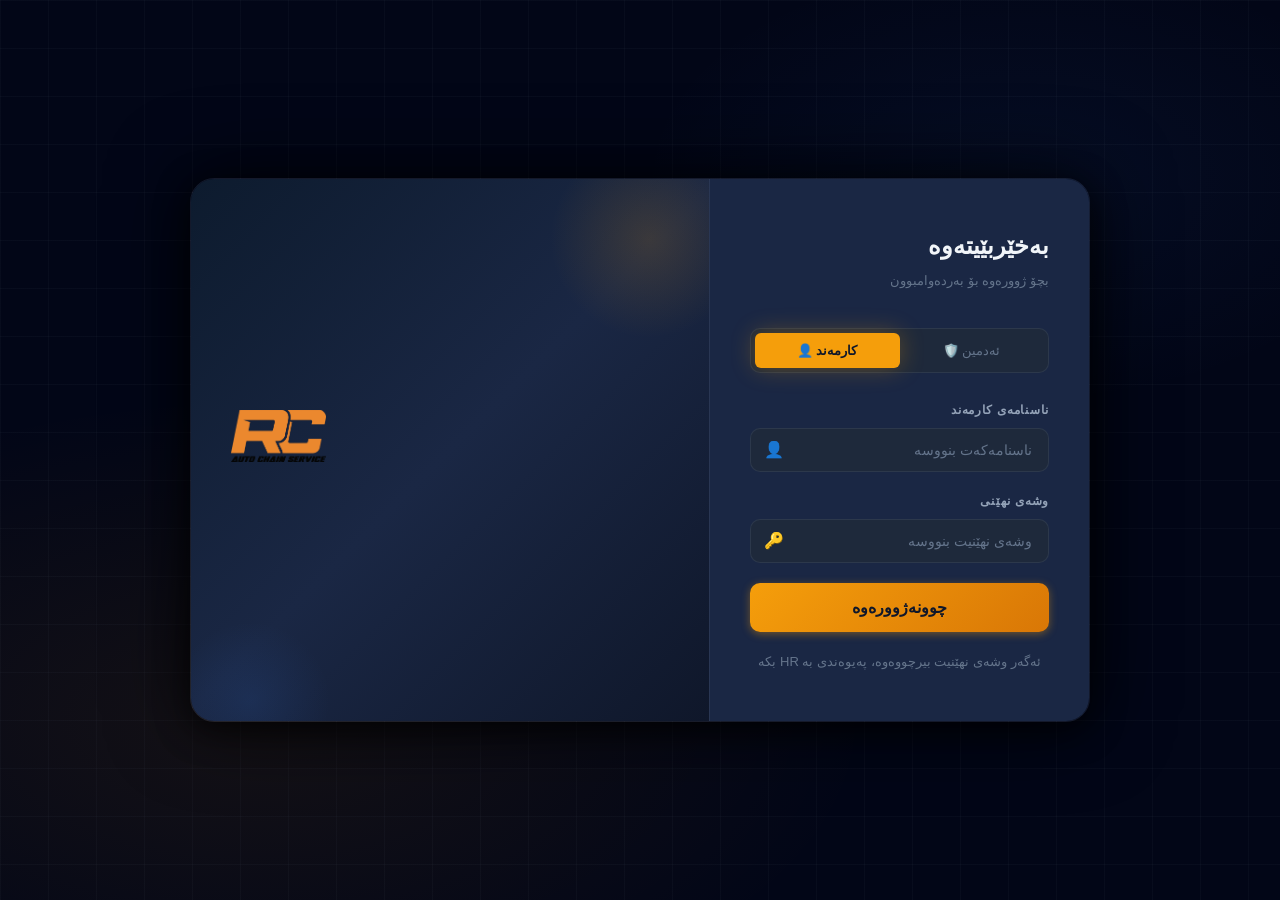
<file: index.html>
<!DOCTYPE html>
<html lang="ckb" dir="rtl">
<head>
  <meta charset="UTF-8">
  <meta name="viewport" content="width=device-width, initial-scale=1.0">
  <title>HR RC System</title>
  <link rel="stylesheet" href="assets/style.css">
  <link rel="manifest" href="manifest.json">
  <meta name="theme-color" content="#f59e0b">
  <meta name="apple-mobile-web-app-capable" content="yes">
  <meta name="apple-mobile-web-app-status-bar-style" content="black-translucent">
  <meta name="apple-mobile-web-app-title" content="HR RC">
  <link rel="apple-touch-icon" href="assets/icon.png">
  <style>
    body { font-family: 'Segoe UI', Arial, sans-serif; }
    .login-container { flex-direction: row-reverse; }
    .brand-feature { flex-direction: row-reverse; }
    .input-icon-wrap .input-icon { right: auto; left: 14px; }
    .input-icon-wrap input { padding: 12px 16px 12px 44px; }
    .login-brand { text-align: right; }
    .brand-logo { flex-direction: row-reverse; }
    .brand-headline, .brand-desc { text-align: right; }
    .brand-features { align-items: flex-end; }
    .form-label { text-align: right; display: block; }
    .error-msg { flex-direction: row-reverse; }
    @media (max-width: 768px) { .login-container { flex-direction: column; } }
    .company-logo-img { height: 52px; width: auto; object-fit: contain; }
  </style>
</head>
<body>
<div class="login-page">
  <div class="login-bg"></div>
  <div class="login-grid"></div>
  <div class="login-container">

    <!-- Brand Panel -->
    <div class="login-brand">
      <div class="brand-logo" style="margin-bottom:28px">
        <img src="assets/logo.png" alt="HR RC" class="company-logo-img"
             onerror="this.style.display='none';document.getElementById('logoFallback').style.display='flex'">
        <div id="logoFallback" style="display:none;align-items:center;gap:12px">
          <div class="brand-icon">🏢</div>
          <div>
            <div class="brand-name">HR RC</div>
            <div class="brand-sub">بەڕێوەبردنی کارمەندان</div>
          </div>
        </div>
      </div>
    </div><!-- /login-brand -->

    <!-- Form Panel -->
    <div class="login-form-panel">
      <h2 class="form-title" style="text-align:right">بەخێربێیتەوە</h2>
      <p class="form-subtitle" style="text-align:right">بچۆ ژوورەوە بۆ بەردەوامبوون</p>
      <div class="role-tabs" style="direction:ltr">
        <button class="role-tab active" id="tabEmployee" onclick="switchRole('employee')">👤 کارمەند</button>
        <button class="role-tab" id="tabAdmin" onclick="switchRole('admin')">🛡️ ئەدمین</button>
      </div>
      <div class="error-msg" id="loginError">
        <span>⚠</span>
        <span id="loginErrorText">زانیارییەکان هەڵەن. تکایە دووبارە هەوڵبدەرەوە.</span>
      </div>
      <div class="form-group">
        <label class="form-label" for="loginId" id="idLabel">ناسنامەی کارمەند</label>
        <div class="input-icon-wrap">
          <span class="input-icon">👤</span>
          <input type="text" class="form-control" id="loginId" placeholder="ناسنامەکەت بنووسە" autocomplete="username">
        </div>
      </div>
      <div class="form-group">
        <label class="form-label" for="loginPassword">وشەی نهێنی</label>
        <div class="input-icon-wrap">
          <span class="input-icon">🔑</span>
          <input type="password" class="form-control" id="loginPassword" placeholder="وشەی نهێنیت بنووسە" autocomplete="current-password">
        </div>
      </div>
      <button class="btn btn-primary btn-block btn-lg" id="loginBtn" onclick="doLogin()">چوونەژوورەوە</button>
      <p class="text-muted text-sm" style="text-align:center;margin-top:20px">ئەگەر وشەی نهێنیت بیرچووەوە، پەیوەندی بە HR بکە</p>
    </div>
  </div>
</div>
<div class="toast-container" id="toastContainer"></div>
<script src="assets/script.js?v=4"></script>
<script>
  let currentRole = 'employee';
  window.addEventListener('DOMContentLoaded', () => {
    const user = Session.get();
    if (user) redirectUser(user);
    document.getElementById('loginPassword').addEventListener('keydown', e => { if (e.key === 'Enter') doLogin(); });
    document.getElementById('loginId').addEventListener('keydown', e => { if (e.key === 'Enter') doLogin(); });
  });
  function switchRole(role) {
    currentRole = role;
    document.getElementById('tabEmployee').classList.toggle('active', role === 'employee');
    document.getElementById('tabAdmin').classList.toggle('active', role === 'admin');
    document.getElementById('idLabel').textContent = role === 'admin' ? 'ناسنامەی ئەدمین' : 'ناسنامەی کارمەند';
    document.getElementById('loginId').placeholder = role === 'admin' ? 'ناسنامەی ئەدمین بنووسە' : 'ناسنامەکەت بنووسە';
    hideError();
  }
  async function doLogin() {
    const id = document.getElementById('loginId').value.trim();
    const password = document.getElementById('loginPassword').value;
    const btn = document.getElementById('loginBtn');
    hideError();
    if (!id || !password) { showError('تکایە ناسنامە و وشەی نهێنی بنووسە.'); return; }
    btn.disabled = true;
    btn.innerHTML = '<span class="spinner spinner-sm"></span> چاوەڕێبکە...';
    try {
      const res = await API.login(id, password, currentRole);
      if (res.success && res.data) {
        const user = { ...res.data, role: currentRole };
        Session.set(user);
        Toast.success('بەخێربێیتەوە!', `مەرحەبا، ${user.name || id}`);
        setTimeout(() => redirectUser(user), 600);
      } else {
        showError(res.message || 'زانیارییەکان هەڵەن. تکایە دووبارە هەوڵبدەرەوە.');
      }
    } catch (e) {
      showError('پەیوەندی سەرکەوتوو نەبوو. تکایە نێتووەرکەکەت بپشکنە.');
    } finally {
      btn.disabled = false;
      btn.innerHTML = 'چوونەژوورەوە';
    }
  }
  function redirectUser(user) { window.location.href = user.role === 'admin' ? 'admin.html' : 'attendance.html'; }
  function showError(msg) { document.getElementById('loginErrorText').textContent = msg; document.getElementById('loginError').classList.add('show'); }
  function hideError() { document.getElementById('loginError').classList.remove('show'); }
</script>
</body>
</html>
</file>
<file: assets/style.css>
/* =====================================================
   HR NEXUS — Main Stylesheet
   Professional HR Management System
   ===================================================== */

/* ── Google Fonts ── */
@import url('https://fonts.googleapis.com/css2?family=Sora:wght@300;400;500;600;700;800&family=DM+Sans:ital,wght@0,300;0,400;0,500;0,600;1,400&display=swap');

/* ── CSS Variables ── */
:root {
  --navy-950: #020617;
  --navy-900: #0f172a;
  --navy-800: #1e293b;
  --navy-700: #334155;
  --navy-600: #475569;
  --navy-500: #64748b;
  --navy-400: #94a3b8;
  --navy-300: #cbd5e1;
  --navy-200: #e2e8f0;
  --navy-100: #f1f5f9;
  --navy-50:  #f8fafc;

  --gold-500: #f59e0b;
  --gold-400: #fbbf24;
  --gold-300: #fcd34d;
  --gold-600: #d97706;
  --gold-100: #fef3c7;
  --gold-50:  #fffbeb;

  --emerald-500: #10b981;
  --emerald-400: #34d399;
  --emerald-100: #d1fae5;
  --emerald-600: #059669;

  --rose-500: #f43f5e;
  --rose-400: #fb7185;
  --rose-100: #ffe4e6;
  --rose-600: #e11d48;

  --blue-500: #3b82f6;
  --blue-400: #60a5fa;
  --blue-100: #dbeafe;

  --violet-500: #8b5cf6;
  --violet-100: #ede9fe;

  /* Semantic */
  --bg-primary:    var(--navy-900);
  --bg-secondary:  var(--navy-800);
  --bg-card:       #1a2744;
  --bg-sidebar:    #0d1b2e;
  --border-color:  rgba(148,163,184,0.12);
  --border-hover:  rgba(245,158,11,0.4);
  --text-primary:  #f1f5f9;
  --text-secondary: #94a3b8;
  --text-muted:    #64748b;
  --accent:        var(--gold-500);
  --accent-glow:   rgba(245,158,11,0.25);
  --success:       var(--emerald-500);
  --danger:        var(--rose-500);
  --info:          var(--blue-500);

  --radius-sm:  6px;
  --radius-md:  10px;
  --radius-lg:  16px;
  --radius-xl:  24px;
  --radius-full: 9999px;

  --shadow-sm:  0 1px 3px rgba(0,0,0,0.4);
  --shadow-md:  0 4px 16px rgba(0,0,0,0.5);
  --shadow-lg:  0 8px 32px rgba(0,0,0,0.6);
  --shadow-gold: 0 0 24px rgba(245,158,11,0.3);

  --transition: all 0.22s cubic-bezier(0.4,0,0.2,1);
  --font-display: 'Sora', sans-serif;
  --font-body:    'DM Sans', sans-serif;

  --sidebar-width: 260px;
  --topbar-height: 64px;
}

/* ── Reset & Base ── */
*, *::before, *::after { box-sizing: border-box; margin: 0; padding: 0; }
html { scroll-behavior: smooth; }
body {
  font-family: var(--font-body);
  background: var(--bg-primary);
  color: var(--text-primary);
  min-height: 100vh;
  font-size: 15px;
  line-height: 1.6;
  -webkit-font-smoothing: antialiased;
}
a { color: inherit; text-decoration: none; }
button, input, select, textarea {
  font-family: var(--font-body);
  font-size: inherit;
}
img { max-width: 100%; display: block; }
ul { list-style: none; }

/* ── Scrollbar ── */
::-webkit-scrollbar { width: 6px; height: 6px; }
::-webkit-scrollbar-track { background: var(--navy-900); }
::-webkit-scrollbar-thumb { background: var(--navy-600); border-radius: 3px; }
::-webkit-scrollbar-thumb:hover { background: var(--gold-500); }

/* ════════════════════════════════════
   LOGIN PAGE
   ════════════════════════════════════ */
.login-page {
  min-height: 100vh;
  display: flex;
  align-items: center;
  justify-content: center;
  position: relative;
  overflow: hidden;
  background: var(--navy-950);
}

.login-bg {
  position: absolute;
  inset: 0;
  background:
    radial-gradient(ellipse 80% 60% at 20% 80%, rgba(245,158,11,0.08) 0%, transparent 60%),
    radial-gradient(ellipse 60% 50% at 80% 20%, rgba(59,130,246,0.06) 0%, transparent 50%),
    radial-gradient(ellipse 40% 40% at 50% 50%, rgba(139,92,246,0.04) 0%, transparent 60%);
}

.login-grid {
  position: absolute;
  inset: 0;
  background-image:
    linear-gradient(rgba(148,163,184,0.04) 1px, transparent 1px),
    linear-gradient(90deg, rgba(148,163,184,0.04) 1px, transparent 1px);
  background-size: 48px 48px;
}

.login-container {
  position: relative;
  z-index: 10;
  display: flex;
  gap: 0;
  width: 100%;
  max-width: 900px;
  min-height: 540px;
  margin: 24px;
  border-radius: var(--radius-xl);
  overflow: hidden;
  box-shadow: var(--shadow-lg), 0 0 80px rgba(0,0,0,0.8);
  border: 1px solid var(--border-color);
  animation: loginSlideUp 0.6s cubic-bezier(0.4,0,0.2,1) both;
}

@keyframes loginSlideUp {
  from { opacity: 0; transform: translateY(32px); }
  to   { opacity: 1; transform: translateY(0); }
}

.login-brand {
  flex: 1;
  background: linear-gradient(135deg, #0d1b2e 0%, #1a2744 50%, #0f172a 100%);
  padding: 48px 40px;
  display: flex;
  flex-direction: column;
  justify-content: center;
  position: relative;
  overflow: hidden;
}
.login-brand::before {
  content: '';
  position: absolute;
  top: -40px; right: -40px;
  width: 200px; height: 200px;
  background: radial-gradient(circle, rgba(245,158,11,0.15) 0%, transparent 70%);
  border-radius: 50%;
}
.login-brand::after {
  content: '';
  position: absolute;
  bottom: -60px; left: -20px;
  width: 160px; height: 160px;
  background: radial-gradient(circle, rgba(59,130,246,0.1) 0%, transparent 70%);
  border-radius: 50%;
}

.brand-logo {
  display: flex;
  align-items: center;
  gap: 12px;
  margin-bottom: 48px;
}
.brand-icon {
  width: 48px; height: 48px;
  background: linear-gradient(135deg, var(--gold-500), var(--gold-600));
  border-radius: var(--radius-md);
  display: flex; align-items: center; justify-content: center;
  font-size: 24px;
  box-shadow: var(--shadow-gold);
}
.brand-name {
  font-family: var(--font-display);
  font-size: 22px;
  font-weight: 700;
  color: var(--text-primary);
}
.brand-sub {
  font-size: 11px;
  color: var(--text-muted);
  letter-spacing: 0.12em;
  text-transform: uppercase;
}

.brand-headline {
  font-family: var(--font-display);
  font-size: 32px;
  font-weight: 800;
  line-height: 1.2;
  color: var(--text-primary);
  margin-bottom: 16px;
}
.brand-headline span { color: var(--gold-500); }
.brand-desc {
  color: var(--text-secondary);
  font-size: 14px;
  max-width: 280px;
  line-height: 1.7;
  margin-bottom: 40px;
}
.brand-features {
  display: flex;
  flex-direction: column;
  gap: 10px;
}
.brand-feature {
  display: flex;
  align-items: center;
  gap: 10px;
  font-size: 13px;
  color: var(--text-secondary);
}
.brand-feature-dot {
  width: 6px; height: 6px;
  background: var(--gold-500);
  border-radius: 50%;
  flex-shrink: 0;
}

.login-form-panel {
  width: 380px;
  background: var(--bg-card);
  padding: 48px 40px;
  display: flex;
  flex-direction: column;
  justify-content: center;
  border-left: 1px solid var(--border-color);
}

.form-title {
  font-family: var(--font-display);
  font-size: 24px;
  font-weight: 700;
  margin-bottom: 6px;
  color: var(--text-primary);
}
.form-subtitle {
  font-size: 13px;
  color: var(--text-muted);
  margin-bottom: 36px;
}

/* Role tabs */
.role-tabs {
  display: flex;
  background: var(--navy-800);
  border-radius: var(--radius-md);
  padding: 4px;
  margin-bottom: 28px;
  border: 1px solid var(--border-color);
}
.role-tab {
  flex: 1;
  padding: 9px 12px;
  border: none;
  background: transparent;
  color: var(--text-muted);
  font-size: 13px;
  font-weight: 500;
  border-radius: var(--radius-sm);
  cursor: pointer;
  transition: var(--transition);
  font-family: var(--font-body);
}
.role-tab.active {
  background: var(--gold-500);
  color: var(--navy-900);
  font-weight: 700;
  box-shadow: var(--shadow-gold);
}

/* Form Groups */
.form-group {
  margin-bottom: 20px;
}
.form-label {
  display: block;
  font-size: 12px;
  font-weight: 600;
  color: var(--text-secondary);
  letter-spacing: 0.06em;
  text-transform: uppercase;
  margin-bottom: 8px;
}
.form-control {
  width: 100%;
  padding: 12px 16px;
  background: var(--navy-800);
  border: 1px solid var(--border-color);
  border-radius: var(--radius-md);
  color: var(--text-primary);
  font-size: 14px;
  transition: var(--transition);
  outline: none;
}
.form-control:focus {
  border-color: var(--gold-500);
  background: var(--navy-700);
  box-shadow: 0 0 0 3px var(--accent-glow);
}
.form-control::placeholder { color: var(--text-muted); }

.input-icon-wrap {
  position: relative;
}
.input-icon-wrap .form-control {
  padding-left: 42px;
}
.input-icon {
  position: absolute;
  left: 14px;
  top: 50%;
  transform: translateY(-50%);
  color: var(--text-muted);
  font-size: 16px;
  pointer-events: none;
}

.error-msg {
  display: none;
  padding: 10px 14px;
  background: rgba(244,63,94,0.1);
  border: 1px solid rgba(244,63,94,0.3);
  border-radius: var(--radius-md);
  color: var(--rose-400);
  font-size: 13px;
  margin-bottom: 16px;
}
.error-msg.show { display: flex; align-items: center; gap: 8px; }

/* ════════════════════════════════════
   BUTTONS
   ════════════════════════════════════ */
.btn {
  display: inline-flex;
  align-items: center;
  justify-content: center;
  gap: 8px;
  padding: 11px 20px;
  border: none;
  border-radius: var(--radius-md);
  font-family: var(--font-body);
  font-size: 14px;
  font-weight: 600;
  cursor: pointer;
  transition: var(--transition);
  white-space: nowrap;
  position: relative;
  overflow: hidden;
}
.btn::after {
  content: '';
  position: absolute;
  inset: 0;
  background: rgba(255,255,255,0);
  transition: background 0.15s;
}
.btn:hover::after { background: rgba(255,255,255,0.07); }
.btn:active { transform: scale(0.97); }
.btn:disabled { opacity: 0.5; cursor: not-allowed; }

.btn-primary {
  background: linear-gradient(135deg, var(--gold-500), var(--gold-600));
  color: var(--navy-900);
  box-shadow: 0 2px 8px rgba(245,158,11,0.4);
  font-weight: 700;
}
.btn-primary:hover {
  box-shadow: 0 4px 16px rgba(245,158,11,0.5);
  transform: translateY(-1px);
}

.btn-secondary {
  background: var(--navy-700);
  color: var(--text-primary);
  border: 1px solid var(--border-color);
}
.btn-secondary:hover { background: var(--navy-600); border-color: var(--gold-500); }

.btn-success {
  background: linear-gradient(135deg, var(--emerald-500), var(--emerald-600));
  color: #fff;
  box-shadow: 0 2px 8px rgba(16,185,129,0.3);
}
.btn-danger {
  background: linear-gradient(135deg, var(--rose-500), var(--rose-600));
  color: #fff;
  box-shadow: 0 2px 8px rgba(244,63,94,0.3);
}
.btn-info {
  background: linear-gradient(135deg, var(--blue-500), #2563eb);
  color: #fff;
  box-shadow: 0 2px 8px rgba(59,130,246,0.3);
}
.btn-ghost {
  background: transparent;
  color: var(--text-secondary);
  border: 1px solid var(--border-color);
}
.btn-ghost:hover { color: var(--text-primary); border-color: var(--text-secondary); }

.btn-sm { padding: 7px 14px; font-size: 13px; }
.btn-lg { padding: 14px 28px; font-size: 16px; }
.btn-block { width: 100%; }
.btn-icon { padding: 8px; border-radius: var(--radius-sm); }

/* ════════════════════════════════════
   APP LAYOUT (Sidebar + Main)
   ════════════════════════════════════ */
.app-wrapper {
  display: flex;
  min-height: 100vh;
}

/* ── Sidebar ── */
.sidebar {
  width: var(--sidebar-width);
  background: var(--bg-sidebar);
  border-right: 1px solid var(--border-color);
  display: flex;
  flex-direction: column;
  position: fixed;
  top: 0; left: 0;
  height: 100vh;
  z-index: 100;
  transition: transform 0.3s cubic-bezier(0.4,0,0.2,1);
  overflow-y: auto;
  overflow-x: hidden;
}
.sidebar-header {
  padding: 24px 20px 20px;
  border-bottom: 1px solid var(--border-color);
  display: flex;
  align-items: center;
  gap: 12px;
}
.sidebar-logo-icon {
  width: 40px; height: 40px;
  background: linear-gradient(135deg, var(--gold-500), var(--gold-600));
  border-radius: var(--radius-md);
  display: flex; align-items: center; justify-content: center;
  font-size: 20px;
  flex-shrink: 0;
  box-shadow: var(--shadow-gold);
}
.sidebar-logo-text .brand-name { font-size: 16px; margin: 0; }
.sidebar-logo-text .brand-sub { font-size: 10px; }

.sidebar-user {
  padding: 16px 20px;
  border-bottom: 1px solid var(--border-color);
  margin-bottom: 8px;
}
.sidebar-user-name {
  font-size: 13px;
  font-weight: 600;
  color: var(--text-primary);
  white-space: nowrap;
  overflow: hidden;
  text-overflow: ellipsis;
}
.sidebar-user-role {
  font-size: 11px;
  color: var(--gold-500);
  text-transform: uppercase;
  letter-spacing: 0.08em;
  margin-top: 2px;
}

.sidebar-nav { flex: 1; padding: 8px 12px; }
.nav-section-label {
  font-size: 10px;
  font-weight: 700;
  text-transform: uppercase;
  letter-spacing: 0.12em;
  color: var(--text-muted);
  padding: 12px 8px 6px;
}
.nav-item {
  display: flex;
  align-items: center;
  gap: 10px;
  padding: 10px 12px;
  border-radius: var(--radius-md);
  color: var(--text-secondary);
  font-size: 14px;
  font-weight: 500;
  cursor: pointer;
  transition: var(--transition);
  margin-bottom: 2px;
  position: relative;
}
.nav-item:hover {
  background: rgba(148,163,184,0.08);
  color: var(--text-primary);
}
.nav-item.active {
  background: rgba(245,158,11,0.12);
  color: var(--gold-500);
  font-weight: 600;
}
.nav-item.active::before {
  content: '';
  position: absolute;
  left: 0; top: 25%; bottom: 25%;
  width: 3px;
  background: var(--gold-500);
  border-radius: 2px;
}
.nav-icon { font-size: 18px; flex-shrink: 0; width: 20px; text-align: center; }
.nav-badge {
  margin-left: auto;
  background: var(--gold-500);
  color: var(--navy-900);
  font-size: 10px;
  font-weight: 700;
  padding: 2px 7px;
  border-radius: var(--radius-full);
}

.sidebar-footer {
  padding: 16px 12px;
  border-top: 1px solid var(--border-color);
}

/* ── Main Content ── */
.main-content {
  flex: 1;
  margin-left: var(--sidebar-width);
  display: flex;
  flex-direction: column;
  min-height: 100vh;
}

/* ── Topbar ── */
.topbar {
  height: var(--topbar-height);
  background: var(--bg-secondary);
  border-bottom: 1px solid var(--border-color);
  display: flex;
  align-items: center;
  padding: 0 28px;
  gap: 16px;
  position: sticky;
  top: 0;
  z-index: 50;
}
.topbar-hamburger {
  display: none;
  background: none;
  border: none;
  color: var(--text-secondary);
  font-size: 22px;
  cursor: pointer;
  padding: 4px;
}
.topbar-title {
  font-size: 16px;
  font-weight: 700;
  color: var(--text-primary);
}
.topbar-spacer { flex: 1; }
.topbar-date {
  font-size: 13px;
  color: var(--text-muted);
}
.topbar-avatar {
  width: 36px; height: 36px;
  background: linear-gradient(135deg, var(--gold-500), var(--gold-600));
  border-radius: 50%;
  display: flex; align-items: center; justify-content: center;
  font-size: 14px;
  font-weight: 700;
  color: var(--navy-900);
  cursor: pointer;
  flex-shrink: 0;
  box-shadow: 0 0 12px rgba(245,158,11,0.3);
}

/* ── Page Content ── */
.page-content {
  flex: 1;
  padding: 28px;
  animation: pageIn 0.3s ease both;
}
@keyframes pageIn {
  from { opacity: 0; transform: translateY(12px); }
  to   { opacity: 1; transform: translateY(0); }
}

.page-header {
  margin-bottom: 28px;
}
.page-title {
  font-family: var(--font-display);
  font-size: 26px;
  font-weight: 800;
  color: var(--text-primary);
  margin-bottom: 4px;
}
.page-subtitle {
  font-size: 14px;
  color: var(--text-muted);
}

/* ════════════════════════════════════
   CARDS
   ════════════════════════════════════ */
.card {
  background: var(--bg-card);
  border: 1px solid var(--border-color);
  border-radius: var(--radius-lg);
  padding: 24px;
  transition: var(--transition);
}
.card:hover {
  border-color: rgba(245,158,11,0.2);
  box-shadow: 0 4px 20px rgba(0,0,0,0.3);
}
.card-header {
  display: flex;
  align-items: center;
  justify-content: space-between;
  margin-bottom: 20px;
  gap: 12px;
}
.card-title {
  font-family: var(--font-display);
  font-size: 15px;
  font-weight: 700;
  color: var(--text-primary);
  display: flex;
  align-items: center;
  gap: 8px;
}
.card-title-icon {
  width: 32px; height: 32px;
  border-radius: var(--radius-sm);
  display: flex; align-items: center; justify-content: center;
  font-size: 16px;
}
.card-title-icon.gold  { background: rgba(245,158,11,0.15); color: var(--gold-500); }
.card-title-icon.green { background: rgba(16,185,129,0.15); color: var(--emerald-500); }
.card-title-icon.blue  { background: rgba(59,130,246,0.15); color: var(--blue-500); }
.card-title-icon.rose  { background: rgba(244,63,94,0.15);  color: var(--rose-500); }
.card-title-icon.violet{ background: rgba(139,92,246,0.15); color: var(--violet-500); }

/* ── Stat Cards ── */
.stats-grid {
  display: grid;
  grid-template-columns: repeat(auto-fit, minmax(200px, 1fr));
  gap: 16px;
  margin-bottom: 28px;
}
.stat-card {
  background: var(--bg-card);
  border: 1px solid var(--border-color);
  border-radius: var(--radius-lg);
  padding: 20px 22px;
  display: flex;
  align-items: flex-start;
  justify-content: space-between;
  transition: var(--transition);
  position: relative;
  overflow: hidden;
}
.stat-card::before {
  content: '';
  position: absolute;
  top: 0; left: 0; right: 0;
  height: 2px;
}
.stat-card.gold::before   { background: var(--gold-500); }
.stat-card.green::before  { background: var(--emerald-500); }
.stat-card.blue::before   { background: var(--blue-500); }
.stat-card.rose::before   { background: var(--rose-500); }
.stat-card.violet::before { background: var(--violet-500); }

.stat-card:hover {
  transform: translateY(-2px);
  box-shadow: var(--shadow-md);
  border-color: rgba(245,158,11,0.2);
}
.stat-info { flex: 1; }
.stat-label {
  font-size: 12px;
  font-weight: 600;
  text-transform: uppercase;
  letter-spacing: 0.08em;
  color: var(--text-muted);
  margin-bottom: 8px;
}
.stat-value {
  font-family: var(--font-display);
  font-size: 28px;
  font-weight: 800;
  color: var(--text-primary);
  line-height: 1;
}
.stat-sub {
  font-size: 12px;
  color: var(--text-muted);
  margin-top: 4px;
}
.stat-icon {
  width: 44px; height: 44px;
  border-radius: var(--radius-md);
  display: flex; align-items: center; justify-content: center;
  font-size: 22px;
}
.stat-icon.gold   { background: rgba(245,158,11,0.15);  color: var(--gold-500); }
.stat-icon.green  { background: rgba(16,185,129,0.15);  color: var(--emerald-500); }
.stat-icon.blue   { background: rgba(59,130,246,0.15);  color: var(--blue-500); }
.stat-icon.rose   { background: rgba(244,63,94,0.15);   color: var(--rose-500); }
.stat-icon.violet { background: rgba(139,92,246,0.15);  color: var(--violet-500); }

/* ════════════════════════════════════
   TABLES
   ════════════════════════════════════ */
.table-wrapper {
  overflow-x: auto;
  border-radius: var(--radius-lg);
  border: 1px solid var(--border-color);
}
table {
  width: 100%;
  border-collapse: collapse;
  font-size: 14px;
}
thead th {
  background: var(--navy-800);
  color: var(--text-muted);
  font-size: 11px;
  font-weight: 700;
  text-transform: uppercase;
  letter-spacing: 0.1em;
  padding: 12px 16px;
  text-align: left;
  border-bottom: 1px solid var(--border-color);
  white-space: nowrap;
}
tbody tr {
  border-bottom: 1px solid rgba(148,163,184,0.07);
  transition: background 0.15s;
}
tbody tr:last-child { border-bottom: none; }
tbody tr:hover { background: rgba(148,163,184,0.04); }
tbody td {
  padding: 13px 16px;
  color: var(--text-secondary);
  vertical-align: middle;
}
tbody td.bold { color: var(--text-primary); font-weight: 600; }

/* ── Badges ── */
.badge {
  display: inline-flex;
  align-items: center;
  gap: 5px;
  padding: 3px 10px;
  border-radius: var(--radius-full);
  font-size: 11px;
  font-weight: 700;
  text-transform: uppercase;
  letter-spacing: 0.06em;
}
.badge-gold    { background: rgba(245,158,11,0.15);  color: var(--gold-400); }
.badge-green   { background: rgba(16,185,129,0.15);  color: var(--emerald-400); }
.badge-blue    { background: rgba(59,130,246,0.15);  color: var(--blue-400); }
.badge-rose    { background: rgba(244,63,94,0.15);   color: var(--rose-400); }
.badge-violet  { background: rgba(139,92,246,0.15);  color: var(--violet-500); }
.badge-muted   { background: rgba(148,163,184,0.1);  color: var(--text-muted); }

/* ════════════════════════════════════
   PROFILE PAGE
   ════════════════════════════════════ */
.profile-hero {
  background: linear-gradient(135deg, var(--bg-card), #1a2744);
  border: 1px solid var(--border-color);
  border-radius: var(--radius-xl);
  padding: 32px;
  display: flex;
  align-items: center;
  gap: 28px;
  margin-bottom: 24px;
  position: relative;
  overflow: hidden;
}
.profile-hero::before {
  content: '';
  position: absolute;
  top: -60px; right: -60px;
  width: 240px; height: 240px;
  background: radial-gradient(circle, rgba(245,158,11,0.08) 0%, transparent 70%);
  border-radius: 50%;
}
.profile-avatar {
  width: 88px; height: 88px;
  background: linear-gradient(135deg, var(--gold-500), var(--gold-600));
  border-radius: 50%;
  display: flex; align-items: center; justify-content: center;
  font-family: var(--font-display);
  font-size: 32px;
  font-weight: 800;
  color: var(--navy-900);
  flex-shrink: 0;
  border: 3px solid rgba(245,158,11,0.3);
  box-shadow: 0 0 32px rgba(245,158,11,0.2);
}
.profile-info .profile-name {
  font-family: var(--font-display);
  font-size: 24px;
  font-weight: 800;
  color: var(--text-primary);
  margin-bottom: 4px;
}
.profile-info .profile-pos {
  font-size: 14px;
  color: var(--gold-500);
  font-weight: 600;
  margin-bottom: 12px;
}
.profile-tags { display: flex; gap: 8px; flex-wrap: wrap; }

.profile-grid {
  display: grid;
  grid-template-columns: repeat(auto-fit, minmax(280px, 1fr));
  gap: 16px;
}
.profile-field {
  display: flex;
  align-items: flex-start;
  gap: 14px;
  padding: 16px;
  background: var(--navy-800);
  border-radius: var(--radius-md);
  border: 1px solid var(--border-color);
}
.field-icon {
  width: 36px; height: 36px;
  background: rgba(245,158,11,0.1);
  border-radius: var(--radius-sm);
  display: flex; align-items: center; justify-content: center;
  font-size: 16px;
  color: var(--gold-500);
  flex-shrink: 0;
}
.field-label {
  font-size: 11px;
  text-transform: uppercase;
  letter-spacing: 0.08em;
  color: var(--text-muted);
  font-weight: 700;
  margin-bottom: 3px;
}
.field-value {
  font-size: 14px;
  font-weight: 600;
  color: var(--text-primary);
}

/* ════════════════════════════════════
   ATTENDANCE PAGE
   ════════════════════════════════════ */
.attendance-clock {
  background: linear-gradient(135deg, #0d1b2e, #1a2744);
  border: 1px solid var(--border-color);
  border-radius: var(--radius-xl);
  padding: 40px;
  text-align: center;
  margin-bottom: 24px;
  position: relative;
  overflow: hidden;
}
.attendance-clock::before {
  content: '';
  position: absolute;
  inset: 0;
  background: radial-gradient(circle at 50% 0%, rgba(245,158,11,0.06) 0%, transparent 60%);
}
.clock-display {
  font-family: var(--font-display);
  font-size: 64px;
  font-weight: 800;
  color: var(--text-primary);
  letter-spacing: -2px;
  margin-bottom: 4px;
  position: relative;
}
.clock-date {
  font-size: 15px;
  color: var(--text-muted);
  margin-bottom: 28px;
  position: relative;
}
.attendance-actions {
  display: flex;
  gap: 16px;
  justify-content: center;
  flex-wrap: wrap;
  position: relative;
}
.clock-btn {
  padding: 14px 36px;
  font-size: 15px;
  font-weight: 700;
  border-radius: var(--radius-full);
  min-width: 160px;
}
.status-indicator {
  display: inline-flex;
  align-items: center;
  gap: 8px;
  padding: 8px 16px;
  background: var(--navy-800);
  border-radius: var(--radius-full);
  font-size: 13px;
  color: var(--text-secondary);
  margin-top: 20px;
  border: 1px solid var(--border-color);
  position: relative;
}
.status-dot {
  width: 8px; height: 8px;
  border-radius: 50%;
  background: var(--text-muted);
}
.status-dot.checked-in {
  background: var(--emerald-500);
  box-shadow: 0 0 8px var(--emerald-500);
  animation: pulse 2s infinite;
}
@keyframes pulse {
  0%, 100% { opacity: 1; transform: scale(1); }
  50%       { opacity: 0.6; transform: scale(1.2); }
}

/* ════════════════════════════════════
   ANNOUNCEMENTS
   ════════════════════════════════════ */
.announcement-card {
  background: var(--bg-card);
  border: 1px solid var(--border-color);
  border-radius: var(--radius-lg);
  padding: 22px 24px;
  margin-bottom: 14px;
  position: relative;
  overflow: hidden;
  transition: var(--transition);
  border-left: 3px solid var(--gold-500);
}
.announcement-card:hover {
  border-color: var(--gold-500);
  box-shadow: var(--shadow-md);
  transform: translateX(3px);
}
.announcement-title {
  font-family: var(--font-display);
  font-size: 16px;
  font-weight: 700;
  color: var(--text-primary);
  margin-bottom: 8px;
}
.announcement-body {
  font-size: 14px;
  color: var(--text-secondary);
  line-height: 1.7;
  margin-bottom: 12px;
}
.announcement-meta {
  font-size: 12px;
  color: var(--text-muted);
  display: flex;
  align-items: center;
  gap: 6px;
}

/* ════════════════════════════════════
   SALARY
   ════════════════════════════════════ */
.salary-summary {
  display: grid;
  grid-template-columns: repeat(auto-fit, minmax(220px, 1fr));
  gap: 16px;
  margin-bottom: 24px;
}
.salary-card {
  background: var(--bg-card);
  border: 1px solid var(--border-color);
  border-radius: var(--radius-lg);
  padding: 22px;
  text-align: center;
}
.salary-amount {
  font-family: var(--font-display);
  font-size: 30px;
  font-weight: 800;
  margin-bottom: 6px;
}
.salary-amount.positive { color: var(--emerald-400); }
.salary-amount.negative { color: var(--rose-400); }
.salary-amount.neutral  { color: var(--gold-400); }
.salary-label {
  font-size: 12px;
  font-weight: 600;
  text-transform: uppercase;
  letter-spacing: 0.08em;
  color: var(--text-muted);
}

/* ════════════════════════════════════
   MODAL
   ════════════════════════════════════ */
.modal-overlay {
  position: fixed;
  inset: 0;
  background: rgba(2,6,23,0.85);
  backdrop-filter: blur(4px);
  z-index: 1000;
  display: flex;
  align-items: center;
  justify-content: center;
  padding: 20px;
  animation: fadeIn 0.2s ease;
}
@keyframes fadeIn { from { opacity: 0; } to { opacity: 1; } }

.modal {
  background: var(--bg-card);
  border: 1px solid var(--border-color);
  border-radius: var(--radius-xl);
  padding: 32px;
  width: 100%;
  max-width: 520px;
  max-height: 90vh;
  overflow-y: auto;
  box-shadow: var(--shadow-lg);
  animation: modalIn 0.3s cubic-bezier(0.34,1.56,0.64,1);
}
.modal-lg { max-width: 700px; }

@keyframes modalIn {
  from { opacity: 0; transform: scale(0.92) translateY(12px); }
  to   { opacity: 1; transform: scale(1) translateY(0); }
}
.modal-header {
  display: flex;
  align-items: center;
  justify-content: space-between;
  margin-bottom: 24px;
}
.modal-title {
  font-family: var(--font-display);
  font-size: 18px;
  font-weight: 800;
  color: var(--text-primary);
}
.modal-close {
  width: 32px; height: 32px;
  background: var(--navy-700);
  border: 1px solid var(--border-color);
  border-radius: var(--radius-sm);
  color: var(--text-muted);
  font-size: 18px;
  cursor: pointer;
  display: flex; align-items: center; justify-content: center;
  transition: var(--transition);
}
.modal-close:hover { color: var(--rose-400); border-color: var(--rose-400); }
.modal-footer {
  display: flex;
  justify-content: flex-end;
  gap: 10px;
  margin-top: 24px;
  padding-top: 20px;
  border-top: 1px solid var(--border-color);
}

/* ════════════════════════════════════
   FORMS (shared)
   ════════════════════════════════════ */
.form-row {
  display: grid;
  grid-template-columns: 1fr 1fr;
  gap: 16px;
}
.form-row-3 {
  display: grid;
  grid-template-columns: 1fr 1fr 1fr;
  gap: 16px;
}
select.form-control {
  cursor: pointer;
  background-image: url("data:image/svg+xml,%3Csvg xmlns='http://www.w3.org/2000/svg' width='12' height='8' fill='none'%3E%3Cpath d='M1 1l5 5 5-5' stroke='%2394a3b8' stroke-width='2' stroke-linecap='round'/%3E%3C/svg%3E");
  background-repeat: no-repeat;
  background-position: right 14px center;
  appearance: none;
  padding-right: 36px;
}
textarea.form-control { resize: vertical; min-height: 90px; }

/* Filter bar */
.filter-bar {
  display: flex;
  gap: 10px;
  flex-wrap: wrap;
  align-items: center;
  margin-bottom: 18px;
}
.filter-bar .form-control {
  flex: 1;
  min-width: 140px;
  max-width: 200px;
}
.search-input {
  flex: 1 !important;
  max-width: 300px !important;
  padding-left: 38px !important;
}
.search-wrap { position: relative; display: flex; align-items: center; }
.search-icon {
  position: absolute;
  left: 12px;
  color: var(--text-muted);
  font-size: 15px;
  pointer-events: none;
}

/* ════════════════════════════════════
   LOADING
   ════════════════════════════════════ */
.loading-overlay {
  position: fixed;
  inset: 0;
  background: rgba(2,6,23,0.9);
  display: flex;
  flex-direction: column;
  align-items: center;
  justify-content: center;
  z-index: 9999;
}
.spinner {
  width: 44px; height: 44px;
  border: 3px solid rgba(245,158,11,0.2);
  border-top-color: var(--gold-500);
  border-radius: 50%;
  animation: spin 0.7s linear infinite;
  margin-bottom: 12px;
}
.spinner-sm {
  width: 18px; height: 18px;
  border-width: 2px;
  display: inline-block;
}
@keyframes spin { to { transform: rotate(360deg); } }
.loading-text {
  font-size: 13px;
  color: var(--text-muted);
  font-weight: 500;
}

/* inline loader inside table/cards */
.loading-rows {
  text-align: center;
  padding: 40px;
  color: var(--text-muted);
  font-size: 14px;
}

/* ════════════════════════════════════
   TOAST NOTIFICATIONS
   ════════════════════════════════════ */
.toast-container {
  position: fixed;
  top: 20px; right: 20px;
  z-index: 10000;
  display: flex;
  flex-direction: column;
  gap: 8px;
  max-width: 340px;
}
.toast {
  display: flex;
  align-items: flex-start;
  gap: 12px;
  padding: 14px 16px;
  background: var(--bg-card);
  border: 1px solid var(--border-color);
  border-radius: var(--radius-md);
  box-shadow: var(--shadow-lg);
  animation: toastIn 0.3s cubic-bezier(0.34,1.56,0.64,1);
  border-left: 3px solid;
}
.toast.success { border-left-color: var(--emerald-500); }
.toast.error   { border-left-color: var(--rose-500); }
.toast.info    { border-left-color: var(--blue-500); }
.toast.warning { border-left-color: var(--gold-500); }
@keyframes toastIn {
  from { opacity: 0; transform: translateX(20px) scale(0.95); }
  to   { opacity: 1; transform: translateX(0) scale(1); }
}
.toast-icon { font-size: 18px; flex-shrink: 0; }
.toast.success .toast-icon { color: var(--emerald-400); }
.toast.error   .toast-icon { color: var(--rose-400); }
.toast.info    .toast-icon { color: var(--blue-400); }
.toast.warning .toast-icon { color: var(--gold-400); }
.toast-title { font-size: 13px; font-weight: 700; color: var(--text-primary); margin-bottom: 2px; }
.toast-body  { font-size: 12px; color: var(--text-muted); }
.toast-dismiss {
  margin-left: auto;
  background: none;
  border: none;
  color: var(--text-muted);
  cursor: pointer;
  font-size: 16px;
  padding: 0;
  line-height: 1;
  flex-shrink: 0;
}

/* ════════════════════════════════════
   EMPTY STATE
   ════════════════════════════════════ */
.empty-state {
  text-align: center;
  padding: 60px 20px;
  color: var(--text-muted);
}
.empty-icon { font-size: 48px; margin-bottom: 12px; opacity: 0.4; }
.empty-title { font-size: 16px; font-weight: 600; color: var(--text-secondary); margin-bottom: 6px; }
.empty-desc { font-size: 13px; }

/* ════════════════════════════════════
   ADMIN — SIDEBAR TABS
   ════════════════════════════════════ */
.admin-tab-content { display: none; }
.admin-tab-content.active { display: block; animation: pageIn 0.25s ease both; }

/* ════════════════════════════════════
   MOBILE / RESPONSIVE
   ════════════════════════════════════ */
.sidebar-overlay {
  display: none;
  position: fixed;
  inset: 0;
  background: rgba(0,0,0,0.6);
  z-index: 99;
}

@media (max-width: 1024px) {
  .form-row-3 { grid-template-columns: 1fr 1fr; }
}

@media (max-width: 768px) {
  :root { --sidebar-width: 260px; }

  .sidebar {
    transform: translateX(-100%);
  }
  .sidebar.open {
    transform: translateX(0);
    box-shadow: var(--shadow-lg);
  }
  .sidebar-overlay.show { display: block; }

  .main-content { margin-left: 0; }
  .topbar-hamburger { display: flex; }

  .page-content { padding: 16px; }
  .topbar { padding: 0 16px; }

  .login-container { flex-direction: column; max-width: 420px; min-height: auto; }
  .login-brand { padding: 32px 28px; }
  .brand-headline { font-size: 24px; }
  .login-form-panel { width: 100%; padding: 32px 28px; }

  .form-row   { grid-template-columns: 1fr; }
  .form-row-3 { grid-template-columns: 1fr; }

  .stats-grid { grid-template-columns: 1fr 1fr; }
  .salary-summary { grid-template-columns: 1fr; }

  .attendance-clock { padding: 28px 20px; }
  .clock-display { font-size: 44px; }

  .profile-hero { flex-direction: column; text-align: center; }
  .profile-tags { justify-content: center; }

  .filter-bar { flex-direction: column; align-items: stretch; }
  .filter-bar .form-control, .search-input { max-width: 100%; }

  .modal { padding: 24px 20px; margin: 12px; }
}

@media (max-width: 480px) {
  .stats-grid { grid-template-columns: 1fr; }
  .clock-display { font-size: 36px; }
  .attendance-actions { flex-direction: column; align-items: center; }
  .clock-btn { width: 100%; }
  table { font-size: 13px; }
  thead th, tbody td { padding: 10px 12px; }
}

/* ════════════════════════════════════
   UTILITY CLASSES
   ════════════════════════════════════ */
.text-gold    { color: var(--gold-400); }
.text-green   { color: var(--emerald-400); }
.text-red     { color: var(--rose-400); }
.text-blue    { color: var(--blue-400); }
.text-muted   { color: var(--text-muted); }
.text-sm      { font-size: 13px; }
.text-xs      { font-size: 11px; }
.font-bold    { font-weight: 700; }
.font-display { font-family: var(--font-display); }
.flex         { display: flex; }
.flex-col     { flex-direction: column; }
.items-center { align-items: center; }
.justify-between { justify-content: space-between; }
.gap-8  { gap: 8px; }
.gap-12 { gap: 12px; }
.gap-16 { gap: 16px; }
.mb-0  { margin-bottom: 0; }
.mb-16 { margin-bottom: 16px; }
.mb-24 { margin-bottom: 24px; }
.mt-12 { margin-top: 12px; }
.mt-16 { margin-top: 16px; }
.w-full { width: 100%; }
.hidden { display: none !important; }
.truncate { overflow: hidden; white-space: nowrap; text-overflow: ellipsis; }
.divider {
  border: none;
  border-top: 1px solid var(--border-color);
  margin: 20px 0;
}
</file>
